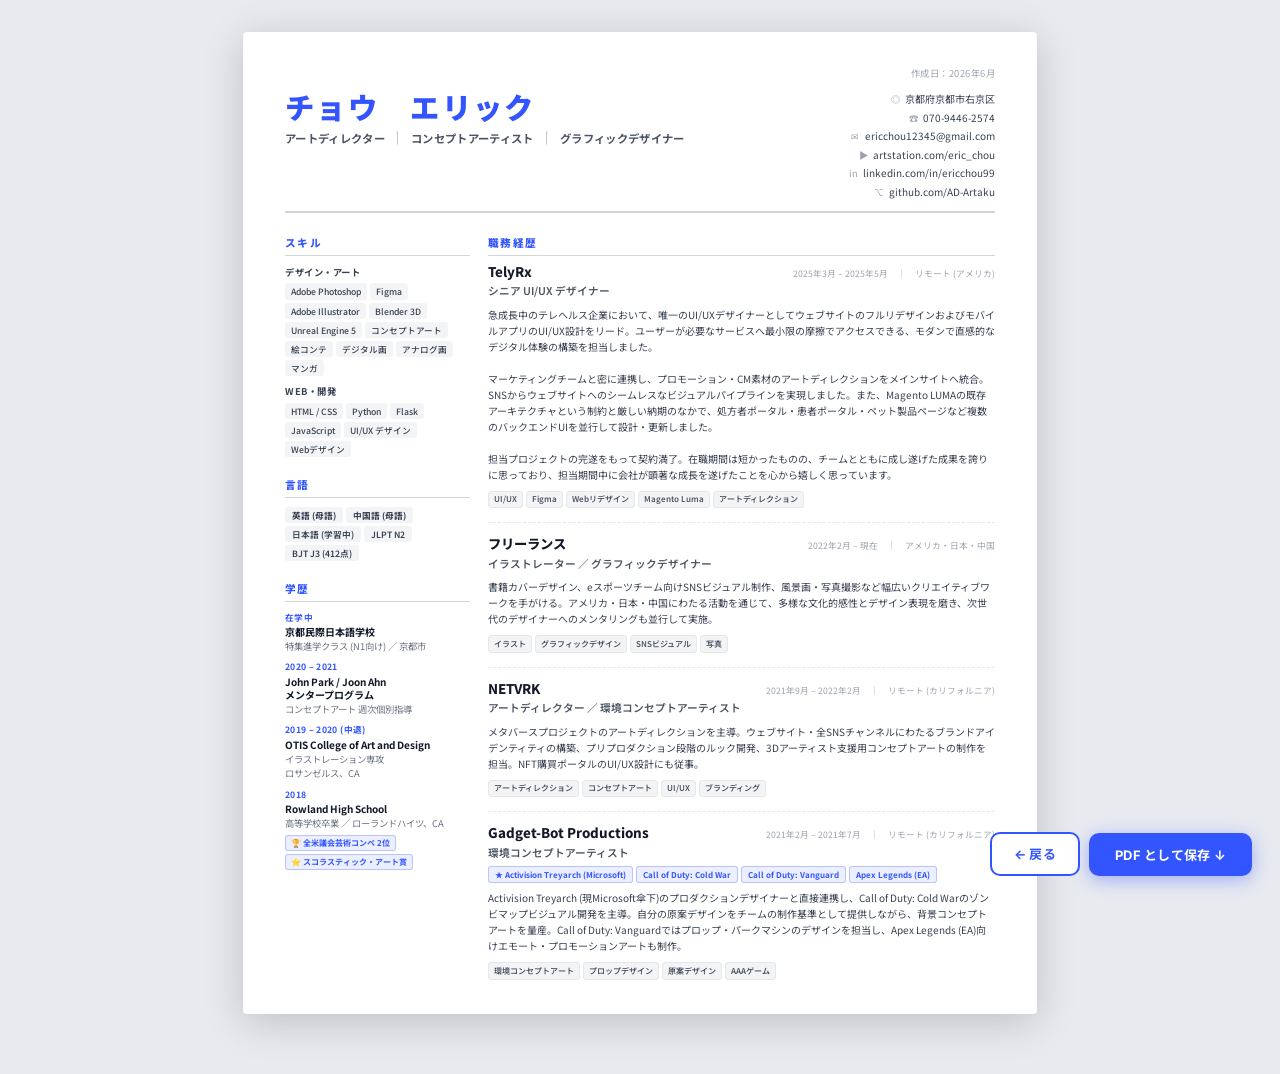
<file: templates/resume_print.html>
<!DOCTYPE html>
<html lang="ja">
<head>
  <meta charset="UTF-8">
  <meta name="viewport" content="width=device-width, initial-scale=1.0">
  <title>職務経歴書 – チョウ エリック</title>
  <link rel="preconnect" href="https://fonts.googleapis.com">
  <link rel="preconnect" href="https://fonts.gstatic.com" crossorigin>
  <link href="https://fonts.googleapis.com/css2?family=Inter:wght@400;500;600;700;800;900&family=Noto+Sans+JP:wght@400;500;600;700;900&display=swap" rel="stylesheet">
  <style>
    @page {
      size: A4;
      margin: 12mm 14mm;
    }

    *, *::before, *::after { box-sizing: border-box; margin: 0; padding: 0; }

    /* Force browsers to print background colors & images */
    * {
      -webkit-print-color-adjust: exact !important;
      print-color-adjust: exact !important;
    }

    body {
      font-family: 'Noto Sans JP', 'Inter', sans-serif;
      font-size: 8.5pt;
      color: #111827;
      background: #fff;
      line-height: 1.55;
    }

    a { color: #374151; text-decoration: none; }

    /* ── Screen preview wrapper ── */
    @media screen {
      body {
        background: #e8eaf0;
        padding: 32px 16px 60px;
      }
      .page {
        background: #fff;
        width: 794px;
        margin: 0 auto;
        padding: 34px 42px 34px;
        box-shadow: 0 8px 40px rgba(0,0,0,0.18);
        border-radius: 4px;
        position: relative;
      }
      .print-btn {
        position: fixed;
        bottom: 24px;
        right: 28px;
        background: #3355FF;
        color: #fff;
        border: none;
        border-radius: 10px;
        padding: 12px 26px;
        font-size: 13px;
        font-weight: 700;
        cursor: pointer;
        font-family: 'Inter', 'Noto Sans JP', sans-serif;
        box-shadow: 0 4px 18px rgba(51,85,255,0.40);
        letter-spacing: 0.02em;
        transition: background 0.15s;
        z-index: 100;
      }
      .print-btn:hover { background: #2244ee; }
      .back-btn {
        position: fixed;
        bottom: 24px;
        right: 200px;
        background: #fff;
        color: #3355FF;
        border: 2px solid #3355FF;
        border-radius: 10px;
        padding: 10px 22px;
        font-size: 13px;
        font-weight: 700;
        cursor: pointer;
        font-family: 'Inter', 'Noto Sans JP', sans-serif;
        letter-spacing: 0.02em;
        transition: all 0.15s;
        z-index: 100;
        text-decoration: none;
      }
      .back-btn:hover { background: #f0f3ff; }
    }

    @media print {
      body { background: #fff; }
      .page { padding: 0; }
      .print-btn, .back-btn { display: none; }
    }

    /* ── HEADER ── */
    .header {
      display: flex;
      justify-content: space-between;
      align-items: flex-start;
      padding-bottom: 10px;
      border-bottom: 2px solid #d1d5db;
      margin-bottom: 22px;
    }

    .header-left {}

    .name-ja {
      font-size: 22pt;
      font-weight: 900;
      letter-spacing: 0.08em;
      color: #3355FF;
      line-height: 1.1;
    }

    .name-en {
      font-size: 8pt;
      font-weight: 500;
      color: #6b7280;
      letter-spacing: 0.12em;
      margin-top: 2px;
    }

    .titles {
      font-size: 8.5pt;
      font-weight: 700;
      color: #4b5563;
      margin-top: 5px;
      letter-spacing: 0.03em;
    }

    .title-div {
      font-weight: 900;
      font-size: 10pt;
      opacity: 0.5;
      margin: 0 3px;
    }

    .header-right {
      text-align: right;
      font-size: 7.5pt;
      color: #374151;
      line-height: 1.85;
    }

    .header-right .contact-row {
      display: flex;
      align-items: center;
      justify-content: flex-end;
      gap: 5px;
    }

    .contact-icon {
      font-size: 7pt;
      color: #9ca3af;
      width: 10px;
      text-align: center;
    }

    /* ── DATE STAMP ── */
    .date-stamp {
      font-size: 7pt;
      color: #9ca3af;
      text-align: right;
      margin-bottom: 10px;
      letter-spacing: 0.05em;
    }

    /* ── BODY 2-COL ── */
    .body-layout {
      display: grid;
      grid-template-columns: 185px 1fr;
      gap: 18px;
    }

    /* ── SECTION TITLE ── */
    .section-title {
      font-size: 8pt;
      font-weight: 800;
      color: #3355FF;
      text-transform: uppercase;
      letter-spacing: 0.14em;
      border-bottom: 1px solid #d1d5db;
      padding-bottom: 3px;
      margin-bottom: 9px;
    }

    .section { margin-bottom: 20px; }
    .section:last-child { margin-bottom: 0; }

    /* ── SKILLS ── */
    .skill-group { margin-bottom: 8px; }
    .skill-group:last-child { margin-bottom: 0; }

    .skill-label {
      font-size: 7pt;
      font-weight: 700;
      color: #374151;
      margin-bottom: 4px;
      text-transform: uppercase;
      letter-spacing: 0.06em;
    }

    .skill-tags {
      display: flex;
      flex-wrap: wrap;
      gap: 3px;
    }

    .skill-tag {
      font-size: 6.5pt;
      font-weight: 500;
      background: #f3f4f6;
      color: #374151;
      border-radius: 3px;
      padding: 2px 6px;
      line-height: 1.4;
    }

    /* ── LANGUAGES ── */
    .lang-pills {
      display: flex;
      flex-wrap: wrap;
      gap: 3px;
    }

    .lang-pill {
      font-size: 6.5pt;
      font-weight: 700;
      border-radius: 3px;
      padding: 2px 7px;
      line-height: 1.4;
    }

    .lang-native {
      background: #f3f4f6;
      color: #374151;
    }

    .lang-learning {
      background: #f3f4f6;
      color: #374151;
      font-weight: 600;
    }

    .lang-cert {
      background: #f3f4f6;
      color: #374151;
      font-weight: 600;
    }

    /* ── EDUCATION ── */
    .edu-item { margin-bottom: 7px; }
    .edu-item:last-child { margin-bottom: 0; }

    .edu-year {
      font-size: 6.5pt;
      font-weight: 700;
      color: #3355FF;
      letter-spacing: 0.04em;
    }

    .edu-school {
      font-size: 7.5pt;
      font-weight: 700;
      color: #111827;
      line-height: 1.3;
      margin-top: 1px;
    }

    .edu-detail {
      font-size: 7pt;
      color: #6b7280;
      margin-top: 1px;
    }

    .edu-awards {
      display: flex;
      flex-wrap: wrap;
      gap: 3px;
      margin-top: 4px;
    }

    .award-badge {
      font-size: 6pt;
      font-weight: 700;
      background: rgba(51,85,255,0.09);
      color: #3355FF;
      border: 0.75px solid rgba(51,85,255,0.28);
      border-radius: 3px;
      padding: 1px 5px;
    }

    /* ── JOB ENTRIES ── */
    .job { padding-bottom: 14px; margin-bottom: 14px; border-bottom: 0.75px dashed #e5e7eb; }
    .job:last-child { border-bottom: none; padding-bottom: 0; margin-bottom: 0; }

    .job-header {
      display: flex;
      justify-content: space-between;
      align-items: baseline;
      gap: 8px;
    }

    .company {
      font-size: 10pt;
      font-weight: 800;
      color: #111827;
      line-height: 1.1;
    }

    .job-featured .company {
      color: #111827;
    }

    .period {
      font-size: 6.5pt;
      color: #9ca3af;
      white-space: nowrap;
      flex-shrink: 0;
    }

    .role {
      font-size: 8pt;
      font-weight: 600;
      color: #4b5563;
      margin-top: 3px;
    }


    .client-badges {
      display: flex;
      flex-wrap: wrap;
      gap: 3px;
      margin-top: 5px;
      margin-bottom: 7px;
    }

    /* default client badge — grey */
    .client-badge {
      font-size: 6pt;
      font-weight: 700;
      background: #e5e7eb;
      color: #374151;
      border-radius: 3px;
      padding: 1.5px 6px;
    }

    /* Gadget-Bot featured — award badge style */
    .job-featured .client-badge {
      background: rgba(51,85,255,0.09);
      color: #3355FF;
      border: 0.75px solid rgba(51,85,255,0.28);
    }

    .job-desc {
      font-size: 7.5pt;
      color: #374151;
      margin-top: 7px;
      line-height: 1.6;
    }

    .job-tags {
      display: flex;
      flex-wrap: wrap;
      gap: 3px;
      margin-top: 8px;
    }

    /* default job tag — grey */
    .job-tag {
      font-size: 6pt;
      font-weight: 600;
      color: #4b5563;
      background: #f3f4f6;
      border: 0.75px solid #e5e7eb;
      border-radius: 3px;
      padding: 1.5px 5px;
    }

  </style>
</head>
<body>

  <!-- Screen-only buttons -->
  <a href="/resume" class="back-btn">← 戻る</a>
  <button class="print-btn" onclick="window.print()">PDF として保存 ↓</button>

  <div class="page">

    <!-- DATE -->
    <div class="date-stamp">作成日：2026年6月</div>

    <!-- HEADER -->
    <div class="header">
      <div class="header-left">
        <div class="name-ja">チョウ　エリック</div>
        <div class="titles">
          アートディレクター
          <span class="title-div">｜</span>
          コンセプトアーティスト
          <span class="title-div">｜</span>
          グラフィックデザイナー
        </div>
      </div>
      <div class="header-right">
        <div class="contact-row">
          <span class="contact-icon">◎</span>
          京都府京都市右京区
        </div>
        <div class="contact-row">
          <span class="contact-icon">☎</span>
          070-9446-2574
        </div>
        <div class="contact-row">
          <span class="contact-icon">✉</span>
          ericchou12345@gmail.com
        </div>
        <div class="contact-row">
          <span class="contact-icon">▶</span>
          <a href="https://eric_chou.artstation.com">artstation.com/eric_chou</a>
        </div>
        <div class="contact-row">
          <span class="contact-icon">in</span>
          <a href="https://linkedin.com/in/ericchou99">linkedin.com/in/ericchou99</a>
        </div>
        <div class="contact-row">
          <span class="contact-icon">⌥</span>
          <a href="https://github.com/AD-Artaku">github.com/AD-Artaku</a>
        </div>
      </div>
    </div>

    <!-- BODY -->
    <div class="body-layout">

      <!-- ── LEFT COLUMN ── -->
      <div>

        <!-- Skills -->
        <div class="section">
          <div class="section-title">スキル</div>

          <div class="skill-group">
            <div class="skill-label">デザイン・アート</div>
            <div class="skill-tags">
              <span class="skill-tag">Adobe Photoshop</span>
              <span class="skill-tag">Figma</span>
              <span class="skill-tag">Adobe Illustrator</span>
              <span class="skill-tag">Blender 3D</span>
              <span class="skill-tag">Unreal Engine 5</span>
              <span class="skill-tag">コンセプトアート</span>
              <span class="skill-tag">絵コンテ</span>
              <span class="skill-tag">デジタル画</span>
              <span class="skill-tag">アナログ画</span>
              <span class="skill-tag">マンガ</span>
            </div>
          </div>

          <div class="skill-group">
            <div class="skill-label">Web・開発</div>
            <div class="skill-tags">
              <span class="skill-tag">HTML / CSS</span>
              <span class="skill-tag">Python</span>
              <span class="skill-tag">Flask</span>
              <span class="skill-tag">JavaScript</span>
              <span class="skill-tag">UI/UX デザイン</span>
              <span class="skill-tag">Webデザイン</span>
            </div>
          </div>
        </div>

        <!-- Languages -->
        <div class="section">
          <div class="section-title">言語</div>
          <div class="lang-pills">
            <span class="lang-pill lang-native">英語 (母語)</span>
            <span class="lang-pill lang-native">中国語 (母語)</span>
            <span class="lang-pill lang-learning">日本語 (学習中)</span>
            <span class="lang-pill lang-cert">JLPT N2</span>
            <span class="lang-pill lang-cert">BJT J3 (412点)</span>
          </div>
        </div>

        <!-- Education -->
        <div class="section">
          <div class="section-title">学歴</div>

          <div class="edu-item">
            <div class="edu-year">在学中</div>
            <div class="edu-school">京都民際日本語学校</div>
            <div class="edu-detail">特集進学クラス (N1向け) ／ 京都市</div>
          </div>

          <div class="edu-item">
            <div class="edu-year">2020 – 2021</div>
            <div class="edu-school">John Park / Joon Ahn<br>メンタープログラム</div>
            <div class="edu-detail">コンセプトアート 週次個別指導</div>
          </div>

          <div class="edu-item">
            <div class="edu-year">2019 – 2020 (中退)</div>
            <div class="edu-school">OTIS College of Art and Design</div>
            <div class="edu-detail">イラストレーション専攻<br>ロサンゼルス、CA</div>
          </div>

          <div class="edu-item">
            <div class="edu-year">2018</div>
            <div class="edu-school">Rowland High School</div>
            <div class="edu-detail">高等学校卒業 ／ ローランドハイツ、CA</div>
            <div class="edu-awards">
              <span class="award-badge">🏆 全米議会芸術コンペ 2位</span>
              <span class="award-badge">⭐ スコラスティック・アート賞</span>
            </div>
          </div>

        </div>

      </div>

      <!-- ── RIGHT COLUMN ── -->
      <div>
        <div class="section">
          <div class="section-title">職務経歴</div>

          <!-- TelyRx -->
          <div class="job">
            <div class="job-header">
              <div class="company">TelyRx</div>
              <div class="period">2025年3月 – 2025年5月　｜　リモート (アメリカ)</div>
            </div>
            <div class="role">シニア UI/UX デザイナー</div>
            <div class="job-desc">
              急成長中のテレヘルス企業において、唯一のUI/UXデザイナーとしてウェブサイトのフルリデザインおよびモバイルアプリのUI/UX設計をリード。ユーザーが必要なサービスへ最小限の摩擦でアクセスできる、モダンで直感的なデジタル体験の構築を担当しました。<br><br>
              マーケティングチームと密に連携し、プロモーション・CM素材のアートディレクションをメインサイトへ統合。SNSからウェブサイトへのシームレスなビジュアルパイプラインを実現しました。また、Magento LUMAの既存アーキテクチャという制約と厳しい納期のなかで、処方者ポータル・患者ポータル・ペット製品ページなど複数のバックエンドUIを並行して設計・更新しました。<br><br>
              担当プロジェクトの完遂をもって契約満了。在職期間は短かったものの、チームとともに成し遂げた成果を誇りに思っており、担当期間中に会社が顕著な成長を遂げたことを心から嬉しく思っています。
            </div>
            <div class="job-tags">
              <span class="job-tag">UI/UX</span>
              <span class="job-tag">Figma</span>
              <span class="job-tag">Webリデザイン</span>
              <span class="job-tag">Magento Luma</span>
              <span class="job-tag">アートディレクション</span>
            </div>
          </div>

          <!-- Freelance -->
          <div class="job">
            <div class="job-header">
              <div class="company">フリーランス</div>
              <div class="period">2022年2月 – 現在　｜　アメリカ・日本・中国</div>
            </div>
            <div class="role">イラストレーター ／ グラフィックデザイナー</div>
            <div class="job-desc">
              書籍カバーデザイン、eスポーツチーム向けSNSビジュアル制作、風景画・写真撮影など幅広いクリエイティブワークを手がける。アメリカ・日本・中国にわたる活動を通じて、多様な文化的感性とデザイン表現を磨き、次世代のデザイナーへのメンタリングも並行して実施。
            </div>
            <div class="job-tags">
              <span class="job-tag">イラスト</span>
              <span class="job-tag">グラフィックデザイン</span>
              <span class="job-tag">SNSビジュアル</span>
              <span class="job-tag">写真</span>
            </div>
          </div>

          <!-- NETVRK -->
          <div class="job">
            <div class="job-header">
              <div class="company">NETVRK</div>
              <div class="period">2021年9月 – 2022年2月　｜　リモート (カリフォルニア)</div>
            </div>
            <div class="role">アートディレクター ／ 環境コンセプトアーティスト</div>
            <div class="job-desc">
              メタバースプロジェクトのアートディレクションを主導。ウェブサイト・全SNSチャンネルにわたるブランドアイデンティティの構築、プリプロダクション段階のルック開発、3Dアーティスト支援用コンセプトアートの制作を担当。NFT購買ポータルのUI/UX設計にも従事。
            </div>
            <div class="job-tags">
              <span class="job-tag">アートディレクション</span>
              <span class="job-tag">コンセプトアート</span>
              <span class="job-tag">UI/UX</span>
              <span class="job-tag">ブランディング</span>
            </div>
          </div>

          <!-- Gadget-Bot (featured) -->
          <div class="job job-featured">
            <div class="job-header">
              <div class="company">Gadget-Bot Productions</div>
              <div class="period">2021年2月 – 2021年7月　｜　リモート (カリフォルニア)</div>
            </div>
            <div class="role">環境コンセプトアーティスト</div>
            <div class="client-badges">
              <span class="client-badge">★ Activision Treyarch (Microsoft)</span>
              <span class="client-badge">Call of Duty: Cold War</span>
              <span class="client-badge">Call of Duty: Vanguard</span>
              <span class="client-badge">Apex Legends (EA)</span>
            </div>
            <div class="job-desc">
              Activision Treyarch (現Microsoft傘下)のプロダクションデザイナーと直接連携し、Call of Duty: Cold Warのゾンビマップビジュアル開発を主導。自分の原案デザインをチームの制作基準として提供しながら、背景コンセプトアートを量産。Call of Duty: Vanguardではプロップ・パークマシンのデザインを担当し、Apex Legends (EA)向けエモート・プロモーションアートも制作。
            </div>
            <div class="job-tags">
              <span class="job-tag">環境コンセプトアート</span>
              <span class="job-tag">プロップデザイン</span>
              <span class="job-tag">原案デザイン</span>
              <span class="job-tag">AAAゲーム</span>
            </div>
          </div>

        </div>
      </div>

    </div><!-- /body-layout -->

  </div><!-- /page -->

</body>
</html>
</file>
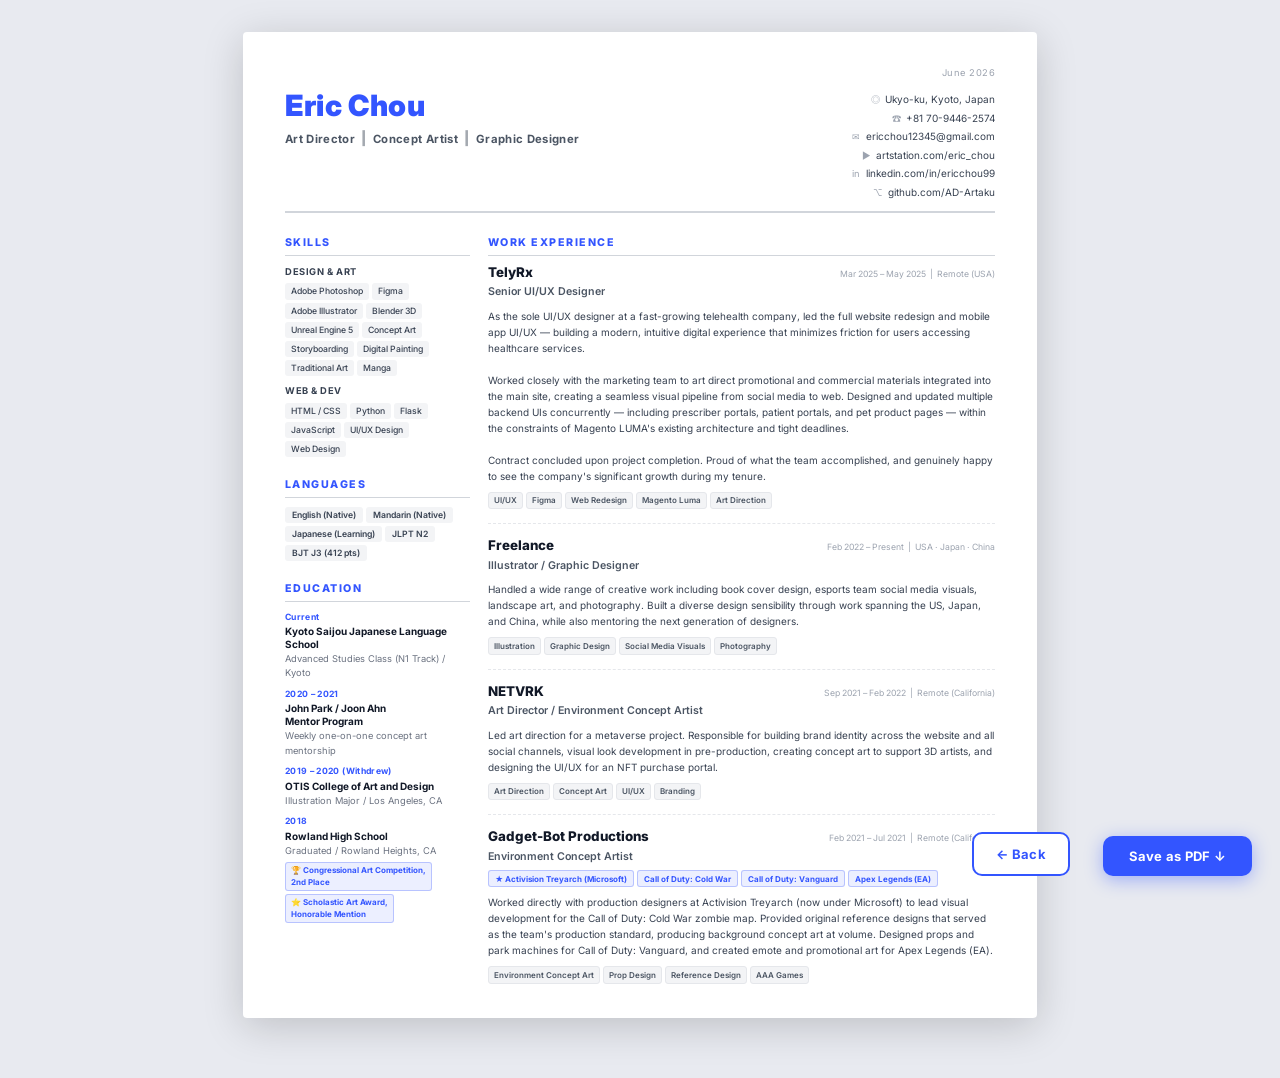
<file: templates/resume_print_en.html>
<!DOCTYPE html>
<html lang="en">
<head>
  <meta charset="UTF-8">
  <meta name="viewport" content="width=device-width, initial-scale=1.0">
  <title>Resume – Eric Chou</title>
  <link rel="preconnect" href="https://fonts.googleapis.com">
  <link rel="preconnect" href="https://fonts.gstatic.com" crossorigin>
  <link href="https://fonts.googleapis.com/css2?family=Inter:wght@400;500;600;700;800;900&family=Noto+Sans+JP:wght@400;500;600;700;900&display=swap" rel="stylesheet">
  <style>
    @page {
      size: A4;
      margin: 12mm 14mm;
    }

    *, *::before, *::after { box-sizing: border-box; margin: 0; padding: 0; }

    * {
      -webkit-print-color-adjust: exact !important;
      print-color-adjust: exact !important;
    }

    body {
      font-family: 'Inter', 'Noto Sans JP', sans-serif;
      font-size: 8.5pt;
      color: #111827;
      background: #fff;
      line-height: 1.55;
    }

    a { color: #374151; text-decoration: none; }

    @media screen {
      body {
        background: #e8eaf0;
        padding: 32px 16px 60px;
      }
      .page {
        background: #fff;
        width: 794px;
        margin: 0 auto;
        padding: 34px 42px 34px;
        box-shadow: 0 8px 40px rgba(0,0,0,0.18);
        border-radius: 4px;
        position: relative;
      }
      .print-btn {
        position: fixed;
        bottom: 24px;
        right: 28px;
        background: #3355FF;
        color: #fff;
        border: none;
        border-radius: 10px;
        padding: 12px 26px;
        font-size: 13px;
        font-weight: 700;
        cursor: pointer;
        font-family: 'Inter', sans-serif;
        box-shadow: 0 4px 18px rgba(51,85,255,0.40);
        letter-spacing: 0.02em;
        transition: background 0.15s;
        z-index: 100;
      }
      .print-btn:hover { background: #2244ee; }
      .back-btn {
        position: fixed;
        bottom: 24px;
        right: 210px;
        background: #fff;
        color: #3355FF;
        border: 2px solid #3355FF;
        border-radius: 10px;
        padding: 10px 22px;
        font-size: 13px;
        font-weight: 700;
        cursor: pointer;
        font-family: 'Inter', sans-serif;
        letter-spacing: 0.02em;
        transition: all 0.15s;
        z-index: 100;
        text-decoration: none;
      }
      .back-btn:hover { background: #f0f3ff; }
    }

    @media print {
      body { background: #fff; }
      .page { padding: 0; }
      .print-btn, .back-btn { display: none; }
    }

    /* ── HEADER ── */
    .header {
      display: flex;
      justify-content: space-between;
      align-items: flex-start;
      padding-bottom: 10px;
      border-bottom: 2px solid #d1d5db;
      margin-bottom: 22px;
    }

    .name-ja {
      font-size: 22pt;
      font-weight: 900;
      letter-spacing: 0.02em;
      color: #3355FF;
      line-height: 1.1;
    }

    .titles {
      font-size: 8.5pt;
      font-weight: 700;
      color: #4b5563;
      margin-top: 5px;
      letter-spacing: 0.03em;
    }

    .title-div {
      font-weight: 900;
      font-size: 10pt;
      opacity: 0.5;
      margin: 0 3px;
    }

    .header-right {
      text-align: right;
      font-size: 7.5pt;
      color: #374151;
      line-height: 1.85;
    }

    .header-right .contact-row {
      display: flex;
      align-items: center;
      justify-content: flex-end;
      gap: 5px;
    }

    .contact-icon {
      font-size: 7pt;
      color: #9ca3af;
      width: 10px;
      text-align: center;
    }

    /* ── DATE STAMP ── */
    .date-stamp {
      font-size: 7pt;
      color: #9ca3af;
      text-align: right;
      margin-bottom: 10px;
      letter-spacing: 0.05em;
    }

    /* ── BODY 2-COL ── */
    .body-layout {
      display: grid;
      grid-template-columns: 185px 1fr;
      gap: 18px;
    }

    /* ── SECTION TITLE ── */
    .section-title {
      font-size: 8pt;
      font-weight: 800;
      color: #3355FF;
      text-transform: uppercase;
      letter-spacing: 0.14em;
      border-bottom: 1px solid #d1d5db;
      padding-bottom: 3px;
      margin-bottom: 9px;
    }

    .section { margin-bottom: 20px; }
    .section:last-child { margin-bottom: 0; }

    /* ── SKILLS ── */
    .skill-group { margin-bottom: 8px; }
    .skill-group:last-child { margin-bottom: 0; }

    .skill-label {
      font-size: 7pt;
      font-weight: 700;
      color: #374151;
      margin-bottom: 4px;
      text-transform: uppercase;
      letter-spacing: 0.06em;
    }

    .skill-tags { display: flex; flex-wrap: wrap; gap: 3px; }

    .skill-tag {
      font-size: 6.5pt;
      font-weight: 500;
      background: #f3f4f6;
      color: #374151;
      border-radius: 3px;
      padding: 2px 6px;
      line-height: 1.4;
    }

    /* ── LANGUAGES ── */
    .lang-pills { display: flex; flex-wrap: wrap; gap: 3px; }

    .lang-pill {
      font-size: 6.5pt;
      font-weight: 600;
      border-radius: 3px;
      padding: 2px 7px;
      line-height: 1.4;
      background: #f3f4f6;
      color: #374151;
    }

    /* ── EDUCATION ── */
    .edu-item { margin-bottom: 7px; }
    .edu-item:last-child { margin-bottom: 0; }

    .edu-year {
      font-size: 6.5pt;
      font-weight: 700;
      color: #3355FF;
      letter-spacing: 0.04em;
    }

    .edu-school {
      font-size: 7.5pt;
      font-weight: 700;
      color: #111827;
      line-height: 1.3;
      margin-top: 1px;
    }

    .edu-detail {
      font-size: 7pt;
      color: #6b7280;
      margin-top: 1px;
    }

    .edu-awards { display: flex; flex-wrap: wrap; gap: 3px; margin-top: 4px; }

    .award-badge {
      font-size: 6pt;
      font-weight: 700;
      background: rgba(51,85,255,0.09);
      color: #3355FF;
      border: 0.75px solid rgba(51,85,255,0.28);
      border-radius: 3px;
      padding: 1px 5px;
    }

    /* ── JOB ENTRIES ── */
    .job { padding-bottom: 14px; margin-bottom: 14px; border-bottom: 0.75px dashed #e5e7eb; }
    .job:last-child { border-bottom: none; padding-bottom: 0; margin-bottom: 0; }

    .job-header {
      display: flex;
      justify-content: space-between;
      align-items: baseline;
      gap: 8px;
    }

    .company {
      font-size: 10pt;
      font-weight: 800;
      color: #111827;
      line-height: 1.1;
    }

    .period {
      font-size: 6.5pt;
      color: #9ca3af;
      white-space: nowrap;
      flex-shrink: 0;
    }

    .role {
      font-size: 8pt;
      font-weight: 600;
      color: #4b5563;
      margin-top: 3px;
    }

    .client-badges { display: flex; flex-wrap: wrap; gap: 3px; margin-top: 5px; margin-bottom: 7px; }

    .client-badge {
      font-size: 6pt;
      font-weight: 700;
      background: rgba(51,85,255,0.09);
      color: #3355FF;
      border: 0.75px solid rgba(51,85,255,0.28);
      border-radius: 3px;
      padding: 1.5px 6px;
    }

    .job-desc {
      font-size: 7.5pt;
      color: #374151;
      margin-top: 7px;
      line-height: 1.6;
    }

    .job-tags { display: flex; flex-wrap: wrap; gap: 3px; margin-top: 8px; }

    .job-tag {
      font-size: 6pt;
      font-weight: 600;
      color: #4b5563;
      background: #f3f4f6;
      border: 0.75px solid #e5e7eb;
      border-radius: 3px;
      padding: 1.5px 5px;
    }
  </style>
</head>
<body>

  <a href="/resume" class="back-btn">← Back</a>
  <button class="print-btn" onclick="window.print()">Save as PDF ↓</button>

  <div class="page">

    <div class="date-stamp">June 2026</div>

    <!-- HEADER -->
    <div class="header">
      <div class="header-left">
        <div class="name-ja">Eric Chou</div>
        <div class="titles">
          Art Director
          <span class="title-div">|</span>
          Concept Artist
          <span class="title-div">|</span>
          Graphic Designer
        </div>
      </div>
      <div class="header-right">
        <div class="contact-row"><span class="contact-icon">◎</span> Ukyo-ku, Kyoto, Japan</div>
        <div class="contact-row"><span class="contact-icon">☎</span> +81 70-9446-2574</div>
        <div class="contact-row"><span class="contact-icon">✉</span> ericchou12345@gmail.com</div>
        <div class="contact-row"><span class="contact-icon">▶</span> <a href="https://eric_chou.artstation.com">artstation.com/eric_chou</a></div>
        <div class="contact-row"><span class="contact-icon">in</span> <a href="https://linkedin.com/in/ericchou99">linkedin.com/in/ericchou99</a></div>
        <div class="contact-row"><span class="contact-icon">⌥</span> <a href="https://github.com/AD-Artaku">github.com/AD-Artaku</a></div>
      </div>
    </div>

    <!-- BODY -->
    <div class="body-layout">

      <!-- ── LEFT COLUMN ── -->
      <div>

        <div class="section">
          <div class="section-title">Skills</div>

          <div class="skill-group">
            <div class="skill-label">Design & Art</div>
            <div class="skill-tags">
              <span class="skill-tag">Adobe Photoshop</span>
              <span class="skill-tag">Figma</span>
              <span class="skill-tag">Adobe Illustrator</span>
              <span class="skill-tag">Blender 3D</span>
              <span class="skill-tag">Unreal Engine 5</span>
              <span class="skill-tag">Concept Art</span>
              <span class="skill-tag">Storyboarding</span>
              <span class="skill-tag">Digital Painting</span>
              <span class="skill-tag">Traditional Art</span>
              <span class="skill-tag">Manga</span>
            </div>
          </div>

          <div class="skill-group">
            <div class="skill-label">Web & Dev</div>
            <div class="skill-tags">
              <span class="skill-tag">HTML / CSS</span>
              <span class="skill-tag">Python</span>
              <span class="skill-tag">Flask</span>
              <span class="skill-tag">JavaScript</span>
              <span class="skill-tag">UI/UX Design</span>
              <span class="skill-tag">Web Design</span>
            </div>
          </div>
        </div>

        <div class="section">
          <div class="section-title">Languages</div>
          <div class="lang-pills">
            <span class="lang-pill">English (Native)</span>
            <span class="lang-pill">Mandarin (Native)</span>
            <span class="lang-pill">Japanese (Learning)</span>
            <span class="lang-pill">JLPT N2</span>
            <span class="lang-pill">BJT J3 (412 pts)</span>
          </div>
        </div>

        <div class="section">
          <div class="section-title">Education</div>

          <div class="edu-item">
            <div class="edu-year">Current</div>
            <div class="edu-school">Kyoto Saijou Japanese Language School</div>
            <div class="edu-detail">Advanced Studies Class (N1 Track) / Kyoto</div>
          </div>

          <div class="edu-item">
            <div class="edu-year">2020 – 2021</div>
            <div class="edu-school">John Park / Joon Ahn<br>Mentor Program</div>
            <div class="edu-detail">Weekly one-on-one concept art mentorship</div>
          </div>

          <div class="edu-item">
            <div class="edu-year">2019 – 2020 (Withdrew)</div>
            <div class="edu-school">OTIS College of Art and Design</div>
            <div class="edu-detail">Illustration Major / Los Angeles, CA</div>
          </div>

          <div class="edu-item">
            <div class="edu-year">2018</div>
            <div class="edu-school">Rowland High School</div>
            <div class="edu-detail">Graduated / Rowland Heights, CA</div>
            <div class="edu-awards">
              <span class="award-badge">🏆 Congressional Art Competition,<br>2nd Place</span>
              <span class="award-badge">⭐ Scholastic Art Award,<br>Honorable Mention</span>
            </div>
          </div>

        </div>

      </div>

      <!-- ── RIGHT COLUMN ── -->
      <div>
        <div class="section">
          <div class="section-title">Work Experience</div>

          <!-- TelyRx -->
          <div class="job">
            <div class="job-header">
              <div class="company">TelyRx</div>
              <div class="period">Mar 2025 – May 2025 &nbsp;|&nbsp; Remote (USA)</div>
            </div>
            <div class="role">Senior UI/UX Designer</div>
            <div class="job-desc">
              As the sole UI/UX designer at a fast-growing telehealth company, led the full website redesign and mobile app UI/UX — building a modern, intuitive digital experience that minimizes friction for users accessing healthcare services.<br><br>
              Worked closely with the marketing team to art direct promotional and commercial materials integrated into the main site, creating a seamless visual pipeline from social media to web. Designed and updated multiple backend UIs concurrently — including prescriber portals, patient portals, and pet product pages — within the constraints of Magento LUMA's existing architecture and tight deadlines.<br><br>
              Contract concluded upon project completion. Proud of what the team accomplished, and genuinely happy to see the company's significant growth during my tenure.
            </div>
            <div class="job-tags">
              <span class="job-tag">UI/UX</span>
              <span class="job-tag">Figma</span>
              <span class="job-tag">Web Redesign</span>
              <span class="job-tag">Magento Luma</span>
              <span class="job-tag">Art Direction</span>
            </div>
          </div>

          <!-- Freelance -->
          <div class="job">
            <div class="job-header">
              <div class="company">Freelance</div>
              <div class="period">Feb 2022 – Present &nbsp;|&nbsp; USA · Japan · China</div>
            </div>
            <div class="role">Illustrator / Graphic Designer</div>
            <div class="job-desc">
              Handled a wide range of creative work including book cover design, esports team social media visuals, landscape art, and photography. Built a diverse design sensibility through work spanning the US, Japan, and China, while also mentoring the next generation of designers.
            </div>
            <div class="job-tags">
              <span class="job-tag">Illustration</span>
              <span class="job-tag">Graphic Design</span>
              <span class="job-tag">Social Media Visuals</span>
              <span class="job-tag">Photography</span>
            </div>
          </div>

          <!-- NETVRK -->
          <div class="job">
            <div class="job-header">
              <div class="company">NETVRK</div>
              <div class="period">Sep 2021 – Feb 2022 &nbsp;|&nbsp; Remote (California)</div>
            </div>
            <div class="role">Art Director / Environment Concept Artist</div>
            <div class="job-desc">
              Led art direction for a metaverse project. Responsible for building brand identity across the website and all social channels, visual look development in pre-production, creating concept art to support 3D artists, and designing the UI/UX for an NFT purchase portal.
            </div>
            <div class="job-tags">
              <span class="job-tag">Art Direction</span>
              <span class="job-tag">Concept Art</span>
              <span class="job-tag">UI/UX</span>
              <span class="job-tag">Branding</span>
            </div>
          </div>

          <!-- Gadget-Bot -->
          <div class="job job-featured">
            <div class="job-header">
              <div class="company">Gadget-Bot Productions</div>
              <div class="period">Feb 2021 – Jul 2021 &nbsp;|&nbsp; Remote (California)</div>
            </div>
            <div class="role">Environment Concept Artist</div>
            <div class="client-badges">
              <span class="client-badge">★ Activision Treyarch (Microsoft)</span>
              <span class="client-badge">Call of Duty: Cold War</span>
              <span class="client-badge">Call of Duty: Vanguard</span>
              <span class="client-badge">Apex Legends (EA)</span>
            </div>
            <div class="job-desc">
              Worked directly with production designers at Activision Treyarch (now under Microsoft) to lead visual development for the Call of Duty: Cold War zombie map. Provided original reference designs that served as the team's production standard, producing background concept art at volume. Designed props and park machines for Call of Duty: Vanguard, and created emote and promotional art for Apex Legends (EA).
            </div>
            <div class="job-tags">
              <span class="job-tag">Environment Concept Art</span>
              <span class="job-tag">Prop Design</span>
              <span class="job-tag">Reference Design</span>
              <span class="job-tag">AAA Games</span>
            </div>
          </div>

        </div>
      </div>

    </div>

  </div>

</body>
</html>
</file>
